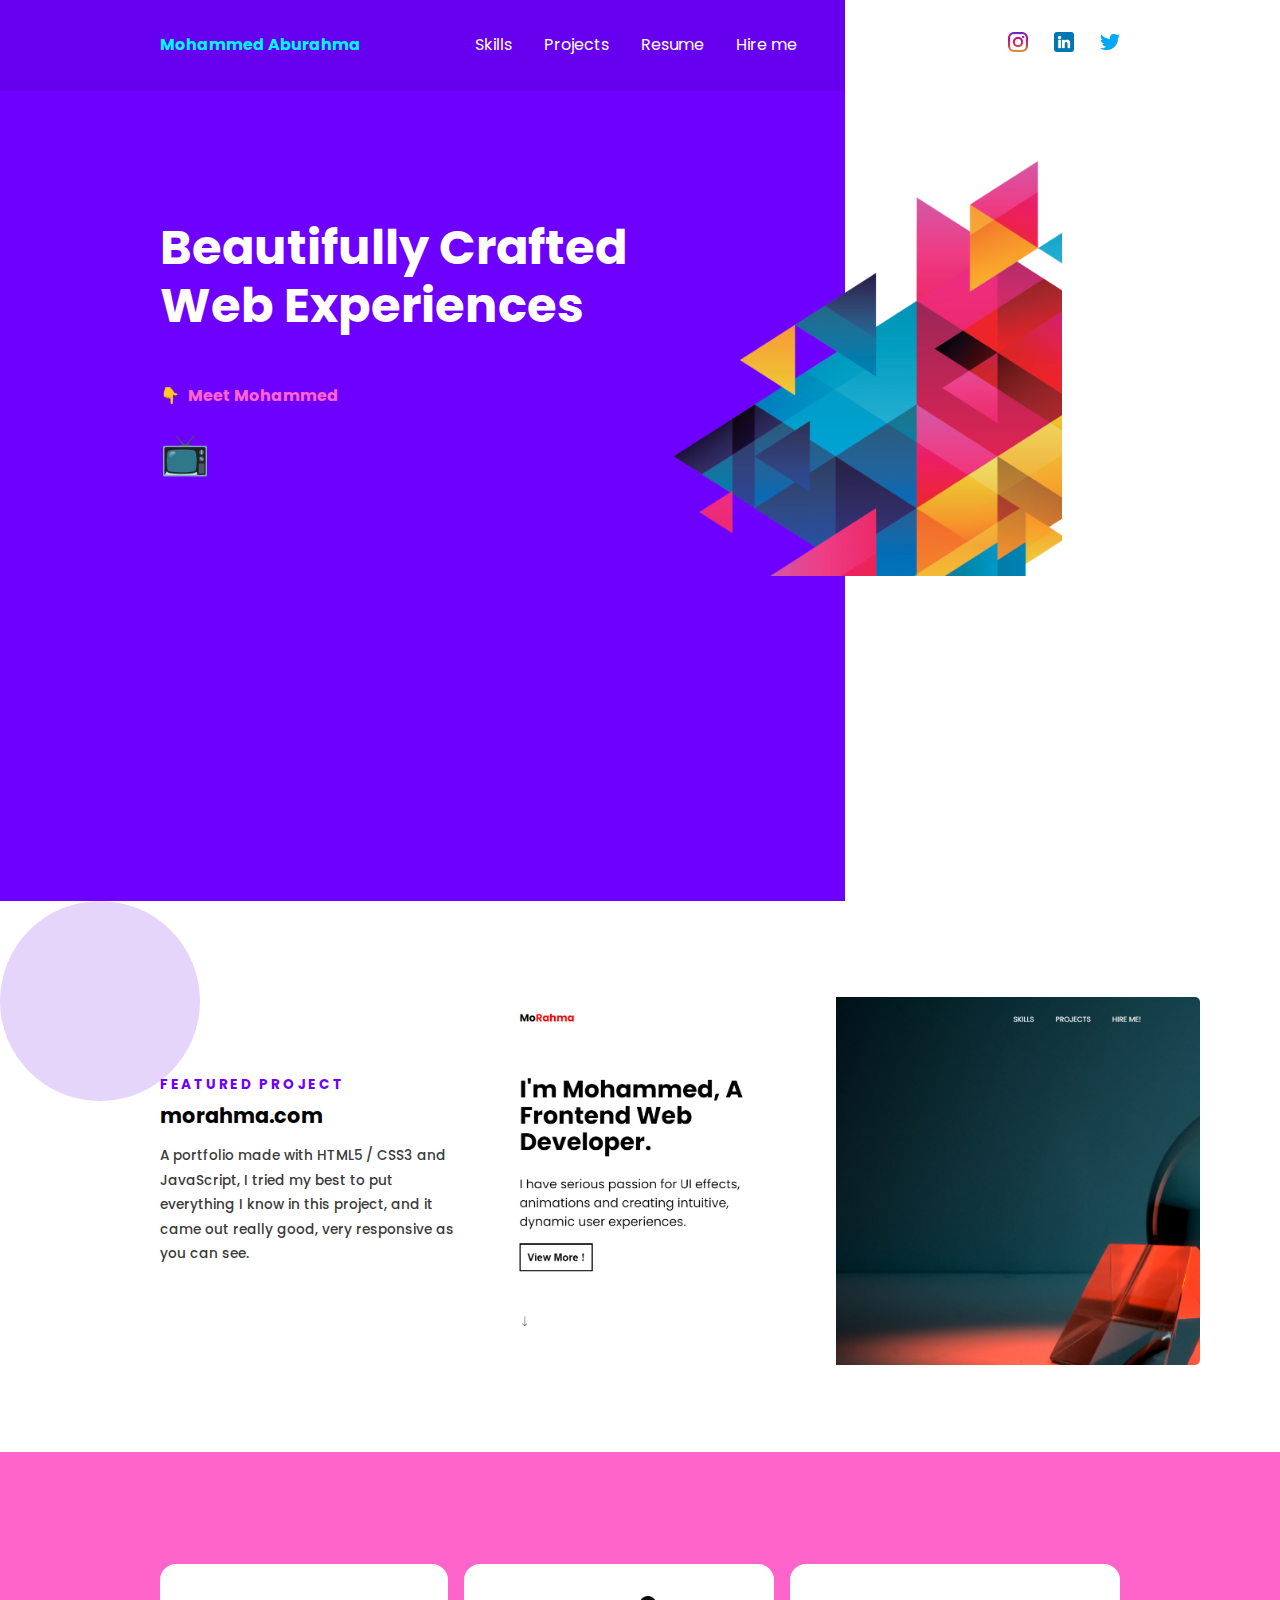
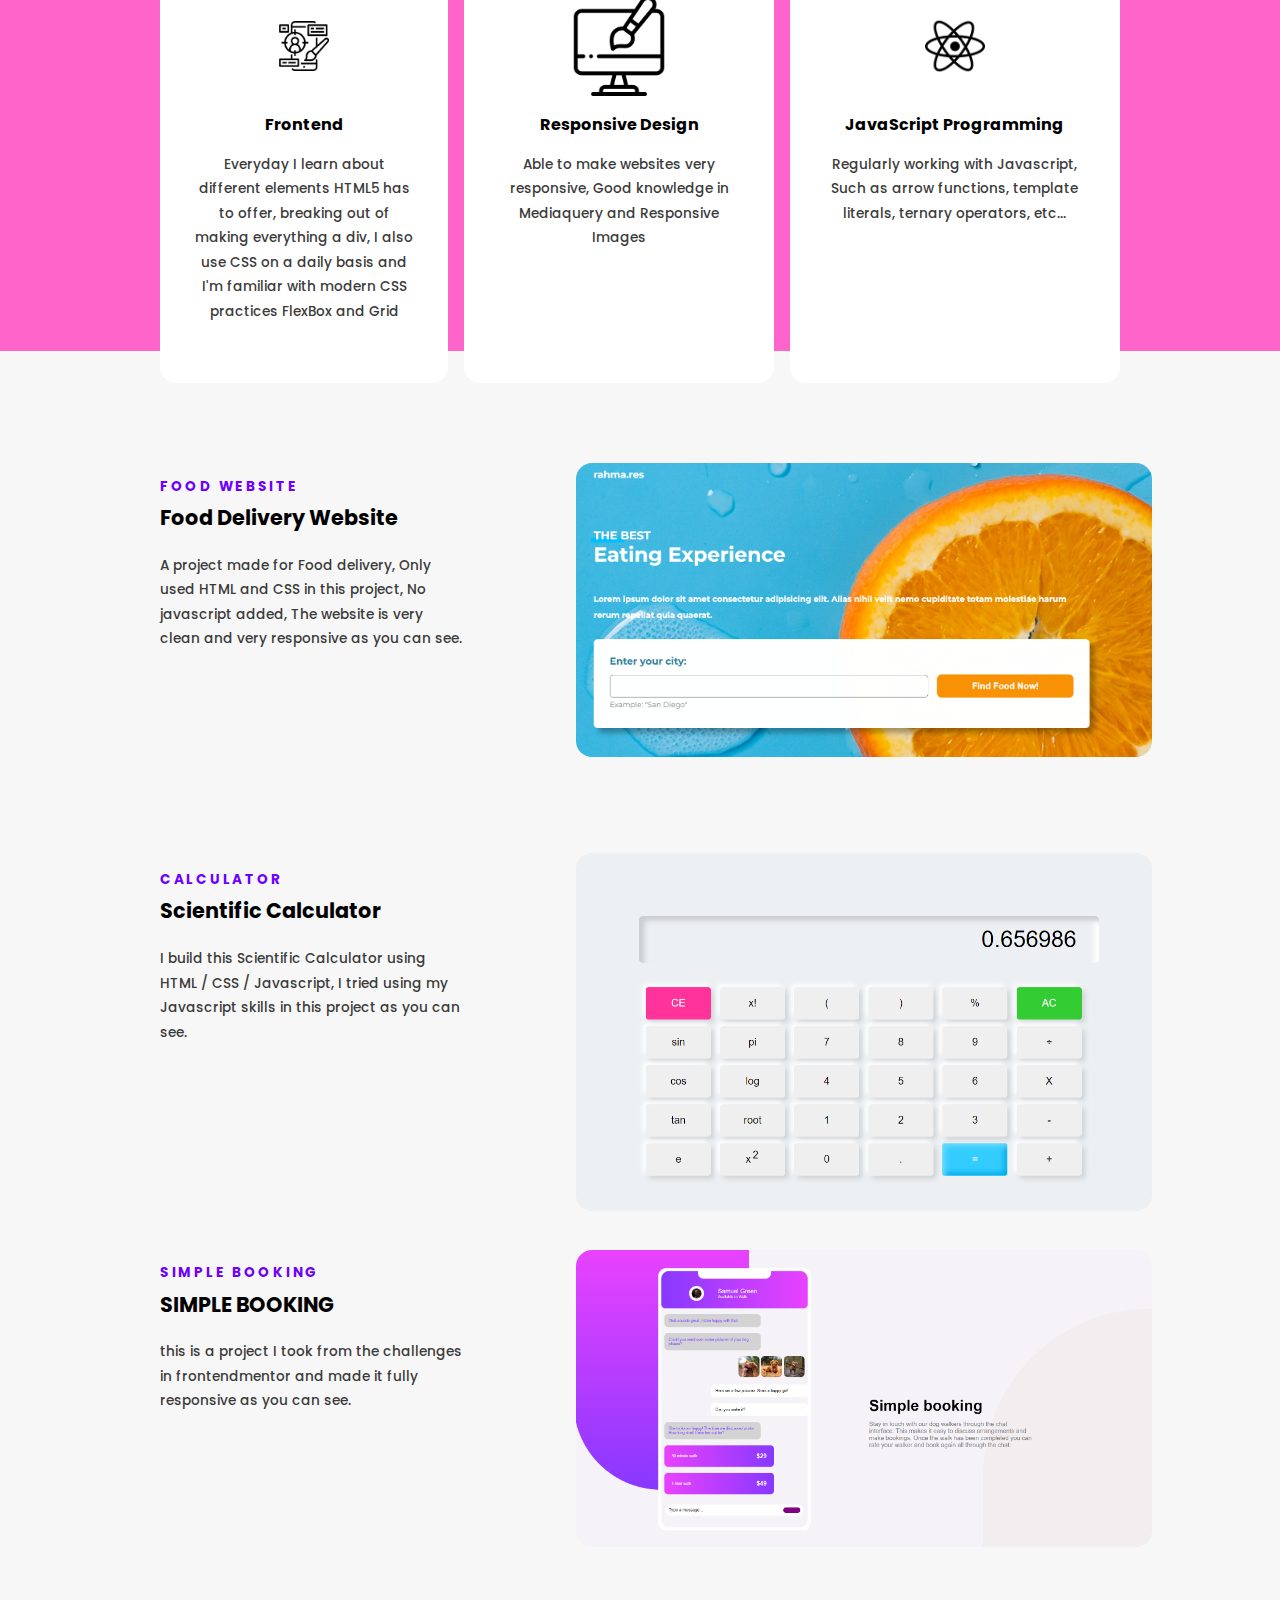
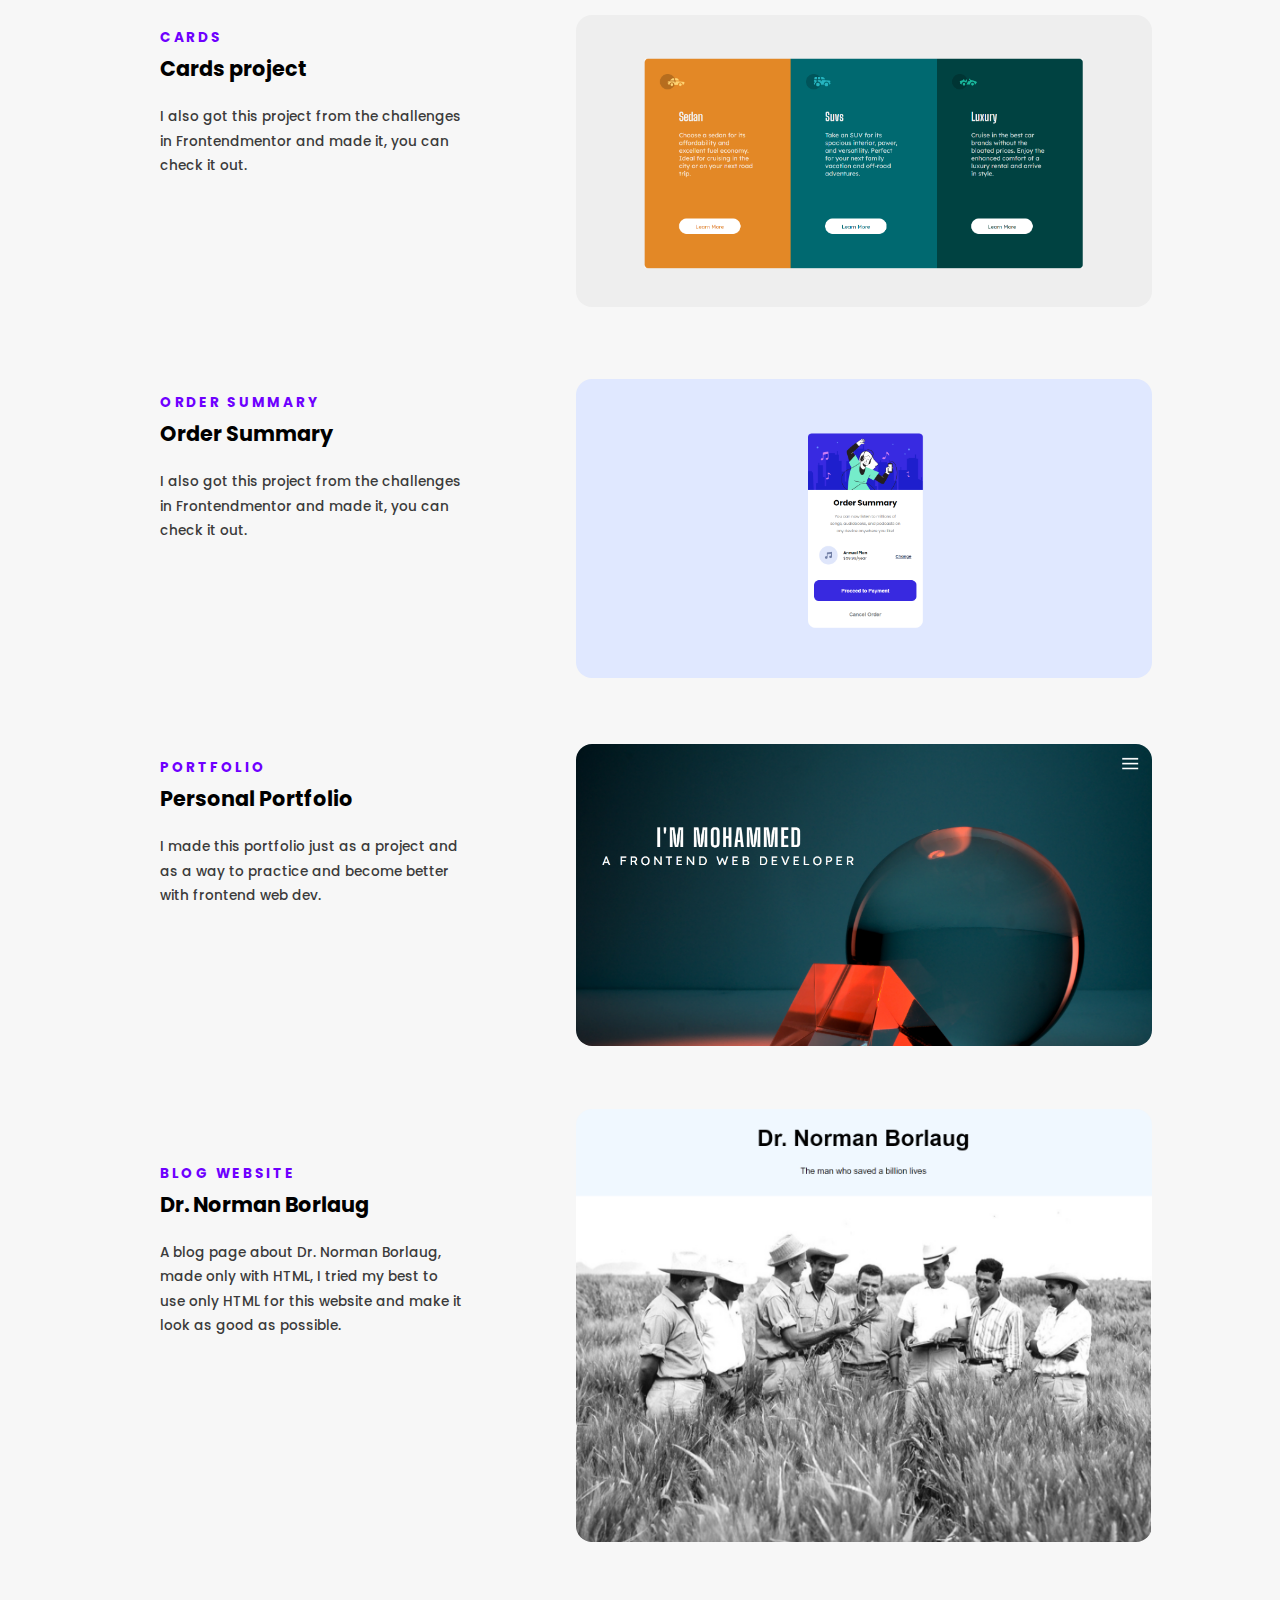
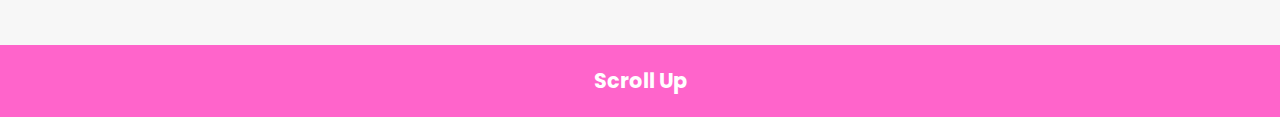
<file: index.html>
<!DOCTYPE html>
<html lang="en">
<head>
    <meta charset="UTF-8">
    <meta http-equiv="X-UA-Compatible" content="IE=edge">
    <meta name="viewport" content="width=device-width, initial-scale=1.0">
    <title>Portfolio</title>
    <link rel="stylesheet" href="style/main.css">
    <link rel="stylesheet" href="https://cdnjs.cloudflare.com/ajax/libs/font-awesome/4.7.0/css/font-awesome.min.css">
</head>
<body>

    <div class="mobile-container">

        <!-- Top Navigation Menu -->
        <div class="topnav">
          <a href="#home" class="active">Mohammed Aburahma</a>
          <div id="myLinks">
            <a href="#skills">Skills</a>
            <a href="#work">Projects</a>
            <a href="contact/index.html">Hire me</a>
          </div>
          <a href="javascript:void(0);" class="icon" onclick="myFunction()">
            <i class="fa fa-bars"></i>
          </a>
        </div>
    
    
</div>

    <div class="nav-container">
        <header>
            <a href="index.html" class="logo">Mohammed Aburahma</a>
            <nav>
                <ul class="nav-list">
                    <li><a href="#skills">Skills</a></li>
                    <li><a href="#work">Projects</a></li>
                    <li><a href="resumee.pdf">Resume</a></li>
                    <li><a href="contact/index.html">Hire me</a></li>
                    
                </ul>
                <div class="toggle-button">
                    <div class="wrapper">
                        <div class="menu-bar menu-bar-top"></div>
                        <div class="menu-bar menu-bar-middle"></div>
                        <div class="menu-bar menu-bar-bottom"></div>
                    </div>
            </nav>
        </header>
        <div class="social-header">
            <ul>
                <li><a href="https://www.instagram.com/therealrahma/" target=”_blank”><img src="images/instagram.png" alt="instagram"></a></li>
                <li><a href="https://www.linkedin.com/in/mohammed-aburahma-74a11423a/" target=”_blank”><img src="images/linkedin.png" alt="linkedin"></a></li>
                <li><a href="https://mobile.twitter.com/MoAburahma" target=”_blank”><img src="images/twitter.png" alt="twitter"></a></li>
            </ul>
        </div>
    </div>
    <div class="hero">
        <div class="content">
            <h1>Beautifully Crafted Web Experiences</h1>
            <div class="meet">
                
                <p><span>👇</span>Meet Mohammed </p>
            </div>
            <span class="tv">📺</span>
            

        </div>

        <img class="hero-design" src="images/back.png" alt="background">
    </div>
    
    <section class="featured">
        <div class="left">
            <div class="inner transition2">
                <p class="subtitle">Featured Project</p>
                <a href="https://morahh.github.io/project/" target=”_blank” class="featured-title">morahma.com</a>

                <p class="featured-desc">A portfolio made with HTML5 / CSS3 and JavaScript, I tried my best to put everything I know in this project, and it came out really good, very responsive as you can see.</p>
            </div>
            <img class="right transition2" src="images/featured.png" alt="hello">

        </div>

    </section>
    <section id="skills" class="skills">
        <div class="skills-container">
            <ul>
                <li class="transition2">
                    <div class="icon-container one">
                        <img src="images/ui.png" alt="UI/UX Icon">
                    </div>
                    <p class="skill-title">Frontend</p>
                    <p class="featured-desc skill-dec">Everyday I learn about different elements HTML5 has to offer, breaking out of making everything a div, I also use CSS on a daily basis and I'm familiar with modern CSS practices FlexBox and Grid</p>
                </li>
                <li class="transition2">
                    <div class="icon-container two">
                        <img src="images/web-design.png" alt="UI/UX Icon">
                    </div>
                    <p class="skill-title">Responsive Design</p>
                    <p class="featured-desc skill-dec">Able to make websites very responsive, Good knowledge in Mediaquery and Responsive Images</p>
                </li>
                <li class="transition2">
                    <div class="icon-container three">
                        <img src="images/atom-symbol.png" alt="UI/UX Icon">
                    </div>
                    <p class="skill-title">JavaScript Programming</p>
                    <p class="featured-desc skill-dec">Regularly working with Javascript, Such as arrow functions, template literals, ternary operators, etc...</p>
                </li>
            </ul>
        </div>
    </section>

    <section id="work" class="portfolio">

        <div class="portfolio-container transition3">
            <div class="portfolio-left">
                <div class="inner">
                    <p class="subtitle">Food Website</p>
                    <p class="featured-title">Food Delivery Website</p>
                    <p class="featured-desc">A project made for Food delivery, Only used HTML and CSS in this project, No javascript added, The website is very clean and very responsive as you can see.</p>
                </div>
            </div>
            <a href="food/index.html"><img src="images/project-1.png" alt="Edit later"></a>

        </div>

        

        <div class="portfolio-container transition3">
            <div class="portfolio-left">
                <div class="inner">
                    <p class="subtitle">Calculator</p>
                    <p class="featured-title">Scientific Calculator</p>
                    <p class="featured-desc">I build this Scientific Calculator using HTML / CSS / Javascript, I tried using my Javascript skills in this project as you can see.</p>
                </div>
            </div>
            <a href="Calc/index.html"><img src="images/Calculator.png" alt="Edit later"></a>

        </div>
        <div class="portfolio-container transition3">
            <div class="portfolio-left">
                <div class="inner">
                    <p class="subtitle">Simple booking</p>
                    <p class="featured-title">SIMPLE BOOKING</p>
                    <p class="featured-desc">this is a project I took from the challenges in frontendmentor and made it fully responsive as you can see.</p>
                </div>
            </div>
            <a href="phone/index.html"><img src="images/phone.png" alt="Edit later"></a>

        </div>
        <div class="portfolio-container transition3">
            <div class="portfolio-left">
                <div class="inner">
                    <p class="subtitle">Cards</p>
                    <p class="featured-title">Cards project</p>
                    <p class="featured-desc">I also got this project from the challenges in Frontendmentor and made it, you can check it out.</p>
                </div>
            </div>
            <a href="cards/index.html"><img src="images/cards.png" alt="Edit later"></a>

        </div>
        <div class="portfolio-container transition3">
            <div class="portfolio-left">
                <div class="inner">
                    <p class="subtitle">Order Summary</p>
                    <p class="featured-title">Order Summary</p>
                    <p class="featured-desc">I also got this project from the challenges in Frontendmentor and made it, you can check it out.</p>
                </div>
            </div>
            <a href="music/index.html"><img src="images/songs.png" alt="Edit later"></a>

        </div>
        <div class="portfolio-container transition3">
            <div class="portfolio-left">
                <div class="inner">
                    <p class="subtitle">Portfolio</p>
                    <p class="featured-title">Personal Portfolio</p>
                    <p class="featured-desc">I made this portfolio just as a project and as a way to practice and become better with frontend web dev.</p>
                </div>
            </div>
            <a href="port/index.html"><img src="images/port.png" alt="Edit later"></a>

        </div>
        <div class="portfolio-container transition3">
            <div class="portfolio-left">
                <div class="inner">
                    <p class="subtitle">Blog Website</p>
                    <p class="featured-title">Dr. Norman Borlaug</p>
                    <p class="featured-desc">A blog page about Dr. Norman Borlaug, made only with HTML, I tried my best to use only HTML for this website and make it look as good as possible.</p>
                </div>
            </div>
            <a href="tribute/index.html"><img src="images/blog.png" alt="Edit later"></a>

        </div>
    </section>

    <div>
        <button onclick="scrollToTop()" class="scrollup">Scroll Up</button>
    </div>

    <script src="https://cdnjs.cloudflare.com/ajax/libs/jquery/3.6.0/jquery.js"></script>
    <script src="main.js"></script>


</body>
</html>
</file>
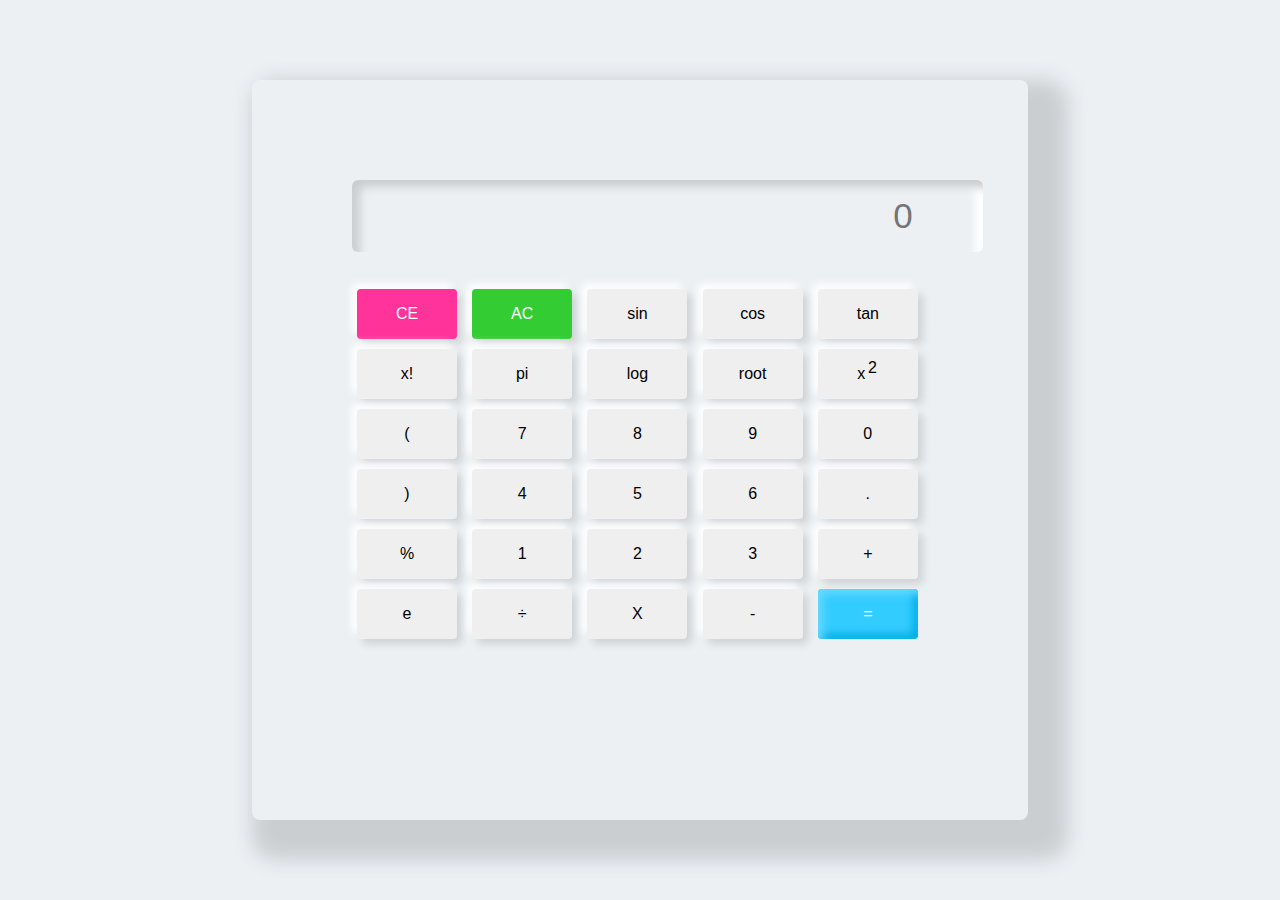
<file: Calc/index.html>
<!DOCTYPE html>
<html lang="en">
<head>
    <meta charset="UTF-8">
    <meta http-equiv="X-UA-Compatible" content="IE=edge">
    <meta name="viewport" content="width=device-width, initial-scale=1.0">
    <title>Calc</title>
    <link rel="stylesheet" href="style/main.css">
</head>
<body>
    <div class="container">
        <div class="display">
            <input id="screen" type="text" placeholder="0">
        </div>

        <div class="btns">
            <div class="row">
                <button id="ce" onclick="backspc()">CE</button>
                <button onclick="fact()">x!</button>
                <button class="btn">(</button>
                <button class="btn">)</button>
                <button class="btn">%</button>
                <button onclick="e()">e</button>
            </div>
            <div class="row">
                <button id="ac" onclick="screen.value=''">AC</button>
                <button onclick="pi()">pi</button>
                <button class="btn">7</button>
                <button class="btn">4</button>
                <button class="btn">1</button>
                <button class="btn">÷</button>
            </div>
            <div class="row">
                <button onclick="sin()">sin</button>
                <button onclick="log()">log</button>
                <button class="btn">8</button>
                <button class="btn">5</button>
                <button class="btn">2</button>
                <button class="btn">X</button>
            </div>
            <div class="row">
                <button onclick="cos()">cos</button>
                <button onclick="sqrt()">root</button>
                <button class="btn">9</button>
                <button class="btn">6</button>
                <button class="btn">3</button>
                <button class="btn">-</button>
            </div>
            <div class="row">
                <button onclick="tan()">tan</button>
                <button onclick="pow()">x <span style="position: relative; bottom: .4em; right:.1em;">2</span></button>
                <button class="btn">0</button>
                <button class="btn">.</button>
                <button class="btn">+</button>
                <button id="eval" onclick="screen.value=eval(screen.value);">=</button>
            </div>

        </div>
    </div>
    
</body>
<script>
    var screen=document.querySelector('#screen');
    var btn=document.querySelectorAll('.btn');

    for(item of btn) 
    {
        item.addEventListener('click',(e)=>{
            btntext=e.target.innerText;
            if(btntext=='X'){
                btntext='*';
            }
            if(btntext=='÷'){
                btntext='/';
            }
            screen.value+=btntext;
        });
    }

    function sin() {
        screen.value=Math.sin(screen.value);
    }
    function cos() {
        screen.value=Math.cos(screen.value);
    }
    function tan() {
        screen.value=Math.tan(screen.value);
    }
    function pow() {
        screen.value=Math.pow(screen.value,2);
    }
    function sqrt() {
        screen.value=Math.sqrt(screen.value);
    }
    function log() {
        screen.value=Math.log(screen.value);
    }
    function pi() {
        screen.value=3.14159265359;
    }

    function e()
    {
        screen.value=2.71828182846;
    }

    function fact(){
        var i, num, f;
        f=1
        num=screen.value;
        for(i=1;i<=num;i++) {
            f=f*i;
        }

        i=i-1

        screen.value=f;
    }

    function backspc() {
        screen.value=screen.value.substr(0,screen.value.length-1);
    }
    
</script>
</html>
</file>
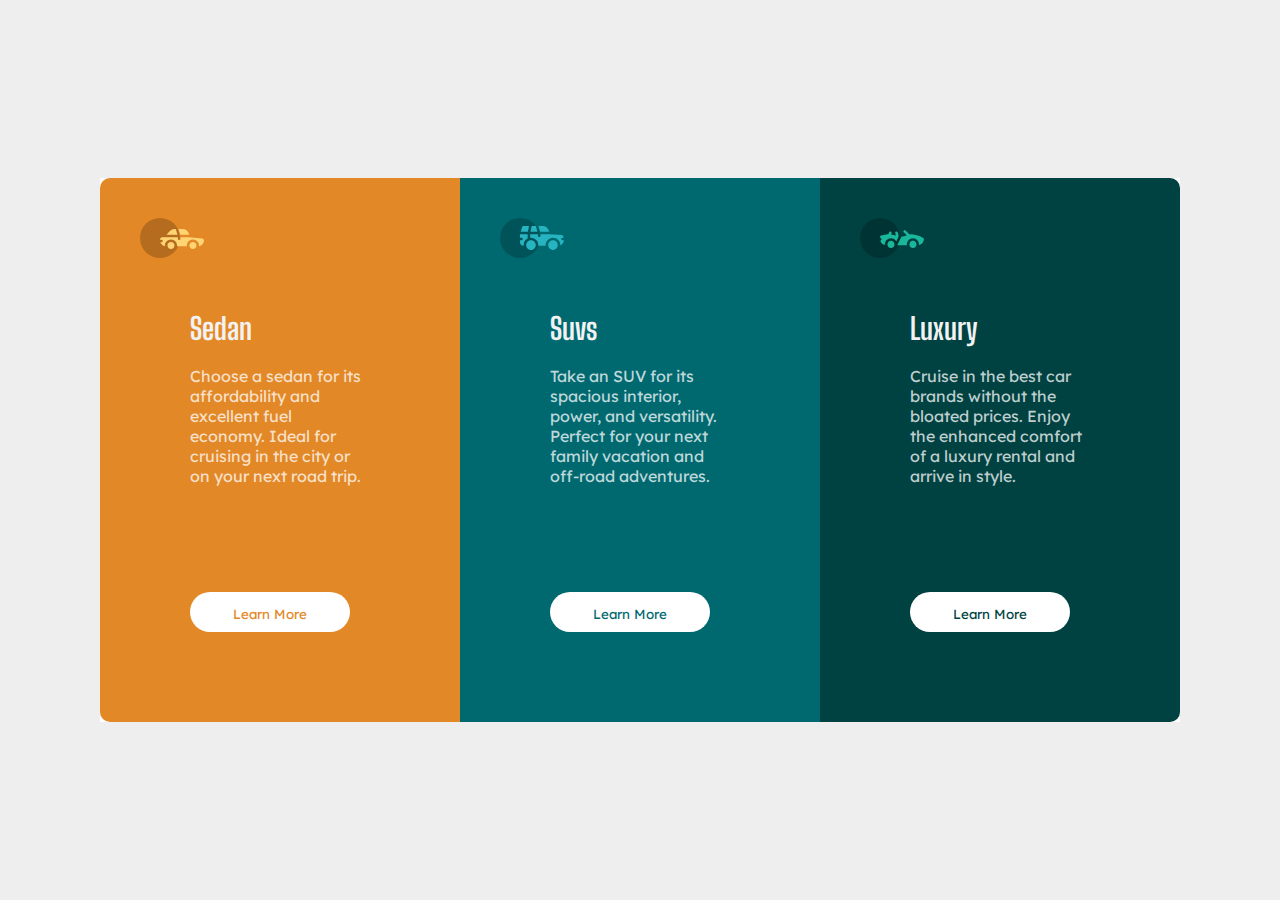
<file: cards/index.html>
<!DOCTYPE html>
<html lang="en">
<head>
  <meta charset="UTF-8">
  <meta name="viewport" content="width=device-width, initial-scale=1.0"> <!-- displays site properly based on user's device -->

  <link rel="icon" type="image/png" sizes="32x32" href="./images/favicon-32x32.png">
  
  <title>Frontend Mentor | 3-column preview card component</title>
  <link rel="stylesheet" href="style/main.css">

  <!-- Feel free to remove these styles or customise in your own stylesheet 👍 -->
  <style>
    .attribution { font-size: 11px; text-align: center; }
    .attribution a { color: hsl(228, 45%, 44%); }
  </style>
</head>
<body>

  <div class="grid">
    <div class="grid-item">
      <div class="card sedan">
          <img src="images/icon-sedans.svg" alt="">
          <div class="card-content">
              <h1 class="card-header">Sedan</h1>
              <p class="card-text">
                Choose a sedan for its affordability and excellent fuel economy. Ideal for cruising in the city or on your next road trip. 
              </p>
              <button class="card-btn sedbtn">Learn More</button>
          </div>
      </div>
  </div>
  <div class="grid-item">
    <div class="card suvs">
        <img src="images/icon-suvs.svg" alt="">
        <div class="card-content">
            <h1 class="card-header">Suvs</h1>
            <p class="card-text">
              Take an SUV for its spacious interior, power, and versatility. Perfect for your next family vacation and off-road adventures. 
            </p>
            <button class="card-btn suvbtn">Learn More</button>
        </div>
    </div>
</div>
<div class="grid-item">
  <div class="card luxury">
      <img src="images/icon-luxury.svg" alt="">
      <div class="card-content">
          <h1 class="card-header">Luxury</h1>
          <p class="card-text">
            Cruise in the best car brands without the bloated prices. Enjoy the enhanced comfort of a luxury rental and arrive in style.
          </p>
          <button class="card-btn luxbtn">Learn More</button>
      </div>
  </div>
</div>
  </div>

</body>
</html>
</file>
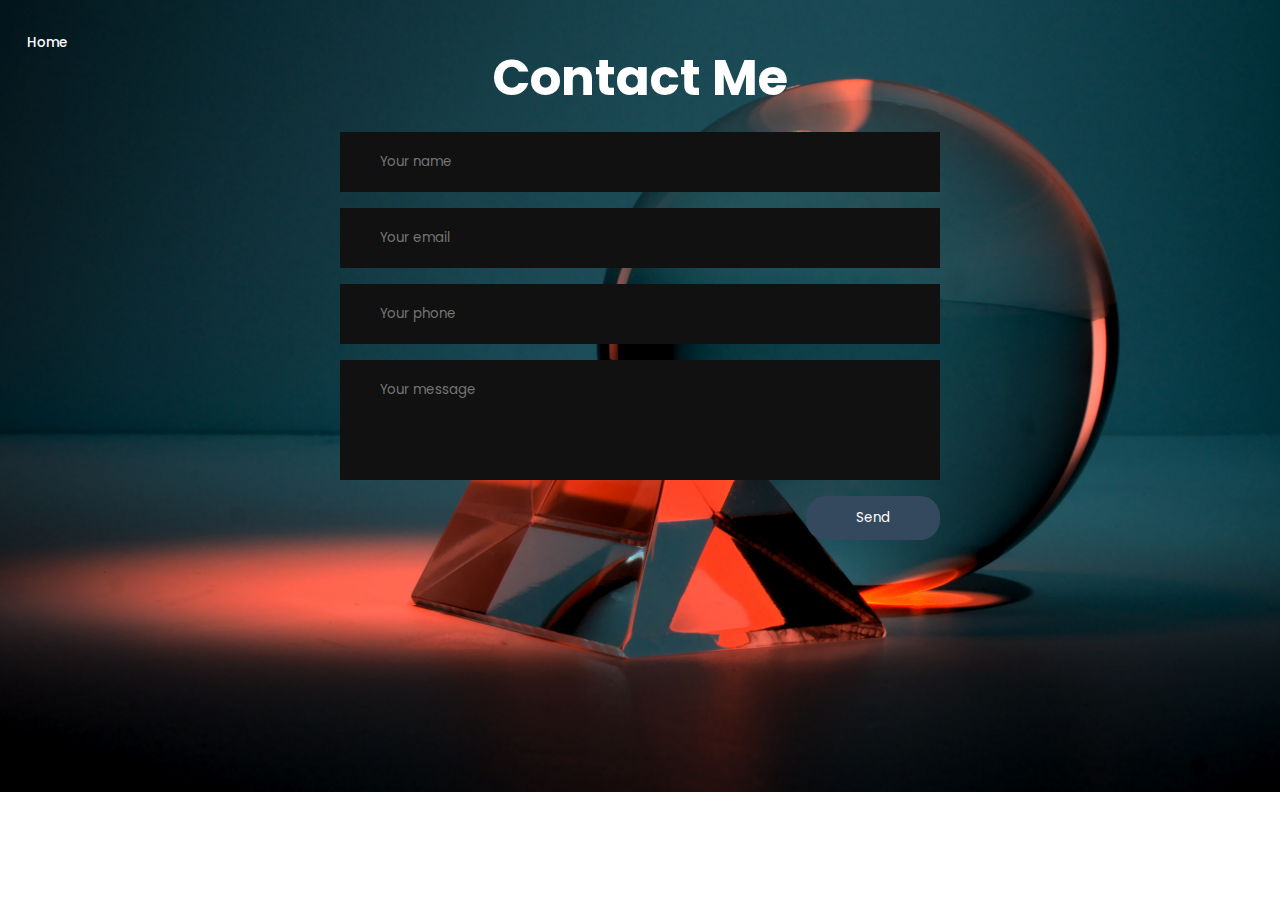
<file: contact/index.html>
<!DOCTYPE html>
<html lang="en">
<head>
    <meta charset="UTF-8">
    <meta http-equiv="X-UA-Compatible" content="IE=edge">
    <meta name="viewport" content="width=device-width, initial-scale=1.0">
    <title>Document</title>
    <link rel="stylesheet" href="style/main.css">
</head>
<body>

    <div class="contact-section">
        <button><a href="../index.html">Home</a></button>

        <h1>Contact Me</h1>

        <form class="contact-form" action="index.html" method="post">
            <input type="text" class="contact-form-text" placeholder="Your name">
            <input type="email" class="contact-form-text" placeholder="Your email">
            <input type="text" class="contact-form-text" placeholder="Your phone">
            <textarea class="contact-form-text" placeholder="Your message"></textarea>
            <input type="submit" class="contact-form-btn" value="Send">
        </form>
    </div>
    
</body>
</html>
</file>
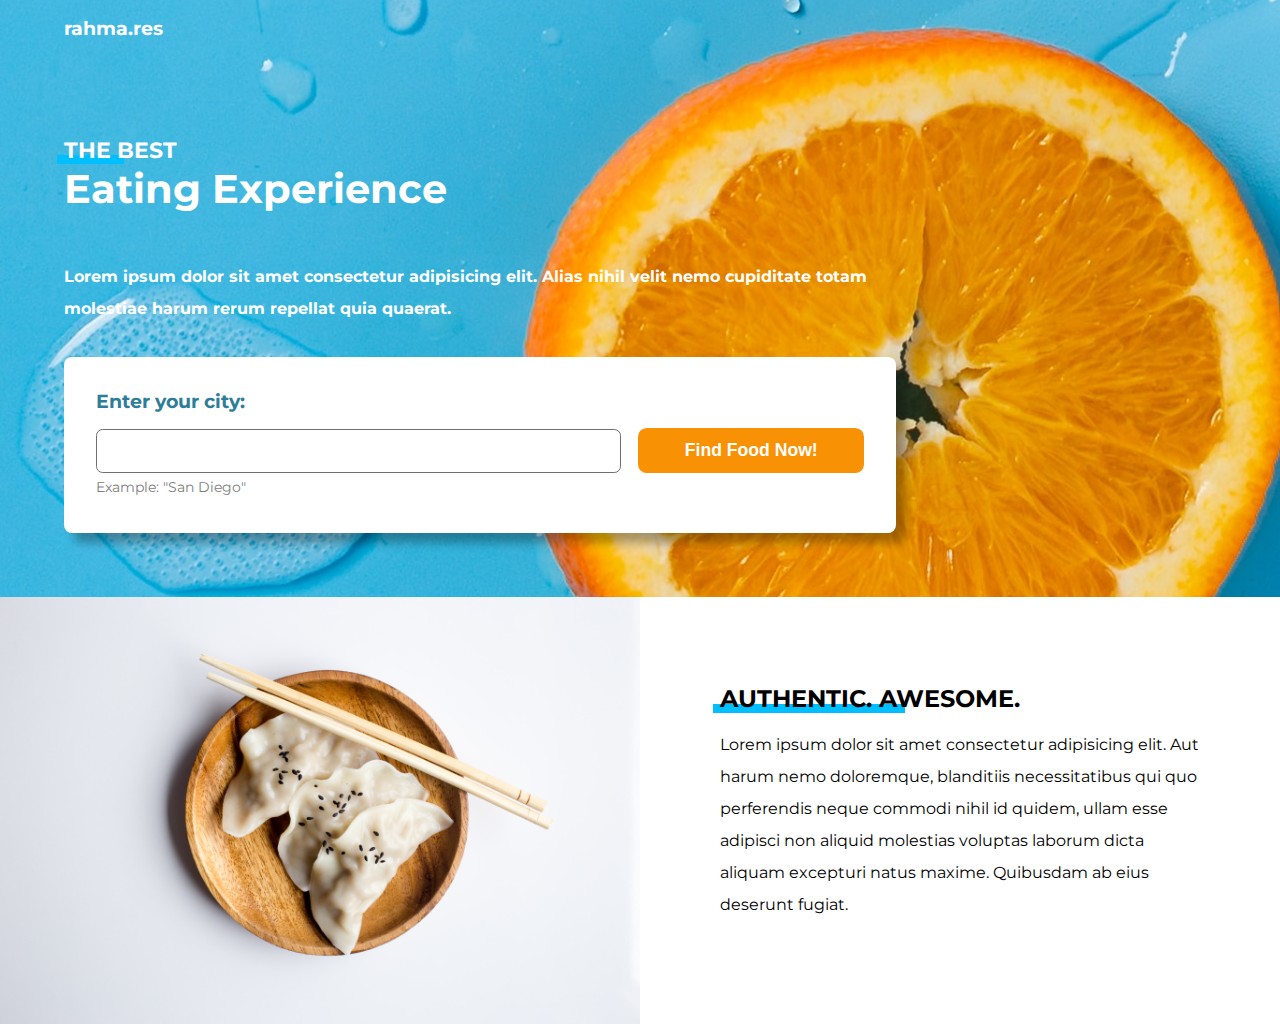
<file: food/index.html>
<!DOCTYPE html>
<html lang="en">
<head>
    <meta charset="UTF-8">
    <meta http-equiv="X-UA-Compatible" content="IE=edge">
    <meta name="viewport" content="width=device-width, initial-scale=1.0">
    <title>Order Food ! </title>
    <link rel="stylesheet" href="css/main.css">
</head>
<body>
    <div class="hero-bg">
        <section class="top">
            <header>
                <a href="#">rahma.res</a>
            </header>

            <h1><span>The Best</span> Eating Experience</h1>

            <p>Lorem ipsum dolor sit amet consectetur adipisicing elit. Alias nihil velit nemo cupiditate totam molestiae harum rerum repellat quia quaerat.</p>

            <div class="form">
                <form action="">
                <div class="form-left">
                    <label for="city">Enter your city: </label>
                    <input type="text" name="city" id="city"> 
                    <p>Example: "San Diego"</p>
                </div>

                    <input type="button" value="Find Food Now!" id="cta-btn">
                </form>
            </div>
        </section>
    </div>
    
    <section class="authentic">
        <div class="right-col">
            <h2>Authentic. Awesome.</h2>

            <p>Lorem ipsum dolor sit amet consectetur adipisicing elit. Aut harum nemo doloremque, blanditiis necessitatibus qui quo perferendis neque commodi nihil id quidem, ullam esse adipisci non aliquid molestias voluptas laborum dicta aliquam excepturi natus maxime. Quibusdam ab eius deserunt fugiat.</p>
        </div>
        <img src="images/food.jpg" alt="Picture of food">
    </section>


</body>
</html>
</file>
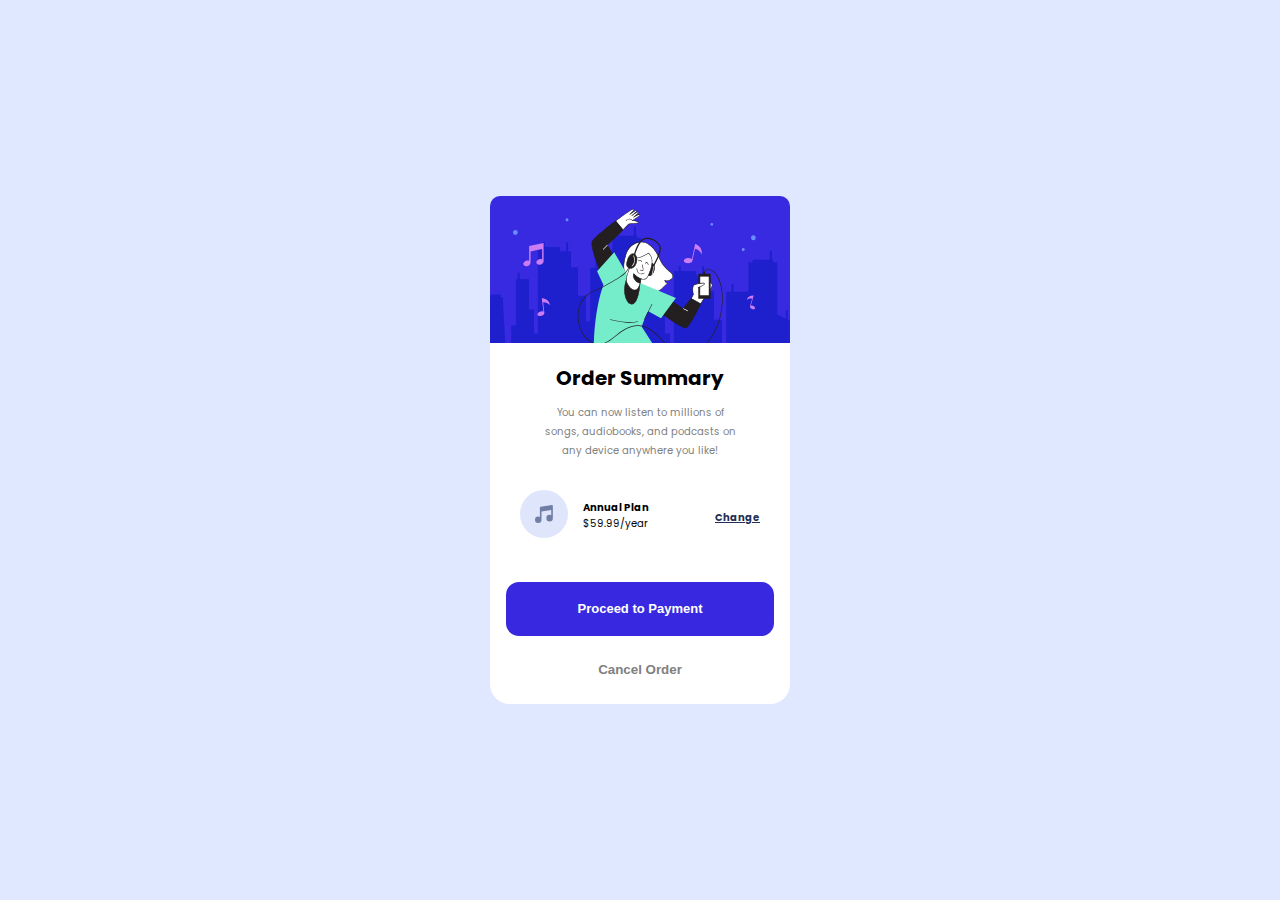
<file: music/index.html>
<!DOCTYPE html>
<html lang="en">
<head>
  <meta charset="UTF-8">
  <meta name="viewport" content="width=device-width, initial-scale=1.0"> <!-- displays site properly based on user's device -->

  <link rel="icon" type="image/png" sizes="32x32" href="./images/favicon-32x32.png">
  
  <title>Frontend Mentor | Order summary card</title>
  <link rel="stylesheet" href="style/main.css">

  <!-- Feel free to remove these styles or customise in your own stylesheet 👍 -->
  <style>
    .attribution { font-size: 11px; text-align: center; }
    .attribution a { color: hsl(228, 45%, 44%); }
  </style>
</head>
<body>

  <div class="container">
    <div class="card-items">
      <div class="card">
        <img class="hero-img" src="images/illustration-hero.svg" alt="">
        <div class="card-content">
          <h1>Order Summary</h1>
          <p class="summary">You can now listen to millions of songs, audiobooks, and podcasts on any 
            device anywhere you like!</p>

            <div class="price">
              <img class="music" src="images/icon-music.svg" alt="">
              <p><span>Annual Plan</span> $59.99/year</p>
              <a href="#">Change</a>
            </div>
            <div class="button"><button class="proceed">Proceed to Payment</button></div>
            <div class="button"><button class="cancel">Cancel Order</button></div>
        </div>

      </div>
    </div>
  </div>
  </div>
</body>
</html>
</file>
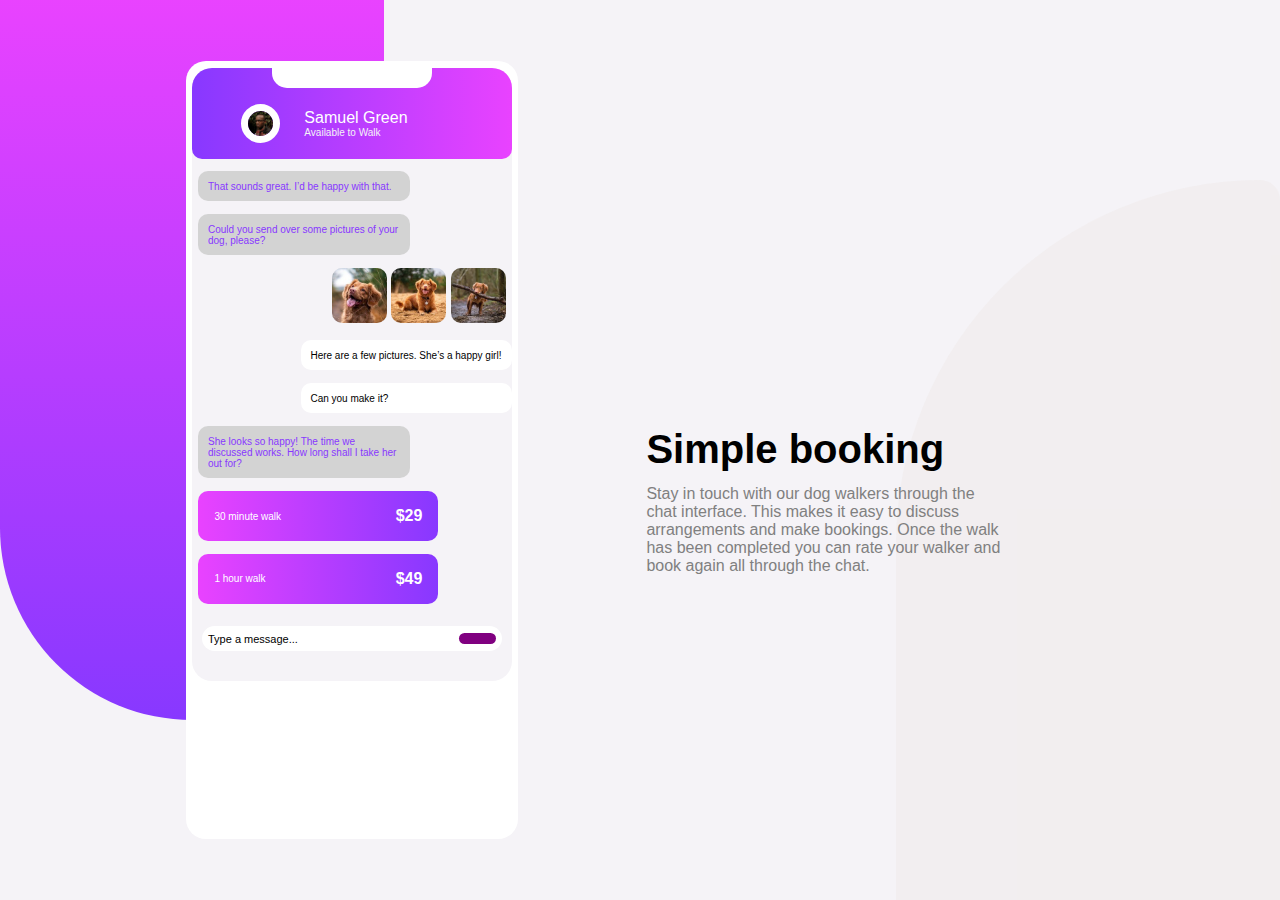
<file: phone/index.html>
<!DOCTYPE html>
<html lang="en">
<head>
  <meta charset="UTF-8">
  <meta name="viewport" content="width=device-width, initial-scale=1.0"> <!-- displays site properly based on user's device -->
  <link rel="icon" type="image/png" sizes="32x32" href="./images/favicon-32x32.png">
  <title>Doc</title>
  <link rel="stylesheet" href="style/main.css">
</head>
<body>

  <div class="purple"></div>
  <div class="gray"></div>
  <section>
    <div class="phone">
      <div class="message">
        <div class="background">
          <div class="camera"></div>
          <div class="head">
            <div class="leftpart">
              <i class="far fa-angle-left"></i>
              <img src="images/avatar.jpg" alt="">
              <div class="description">
                Samuel Green <br>
                <p>Available to Walk</p>
              </div>
            </div>
            <div class="threedots">
              <i class="fas fa-ellipsis-v"></i>
            </div>
          </div>
        </div>
        <div class="leftmsg">
          That sounds great. I’d be happy with that.

        </div>
        <div class="leftmsg">
          Could you send over some pictures of your dog, please?

        </div>
        <div class="right">
          <div class="images">
            <img src="images/dog-image-1.jpg" alt="">
            <img src="images/dog-image-2.jpg" alt="">
            <img src="images/dog-image-3.jpg" alt="">
          </div>
        </div>
        <div class="right">
          <div class="rightmsg">
            Here are a few pictures. She’s a happy girl!

          </div>
        </div>
        <div class="right">
          <div class="rightmsg">
            Can you make it?
            
          </div>
        </div>
        <div class="leftmsg">
          She looks so happy! The time we discussed works. How long shall I take her out for?

        </div>
        <div class="payment">
          <div class="paymentone">
            <i class="far fa-circle"></i>
            30 minute walk
          </div>
          <p>$29</p>
        </div>
        <div class="payment">
          <div class="paymentone">
            <i class="far fa-circle"></i>
            1 hour walk
          </div>
          <p>$49</p>
        </div>
        <div class="middlesend">
          <div class="send">
            Type a message...
            <div class="angleright">
              <i class="fas fa-angle-right"></i>
            </div>
          </div>
        </div>
      </div>
    </div>

    <div class="facts">
      <h2>Simple booking</h2>

      <p>Stay in touch with our dog walkers through the chat interface. This makes it easy to 
        discuss arrangements and make bookings. Once the walk has been completed you can rate 
        your walker and book again all through the chat.</p>
    </div>
  </section>
</body>
</html>
</file>
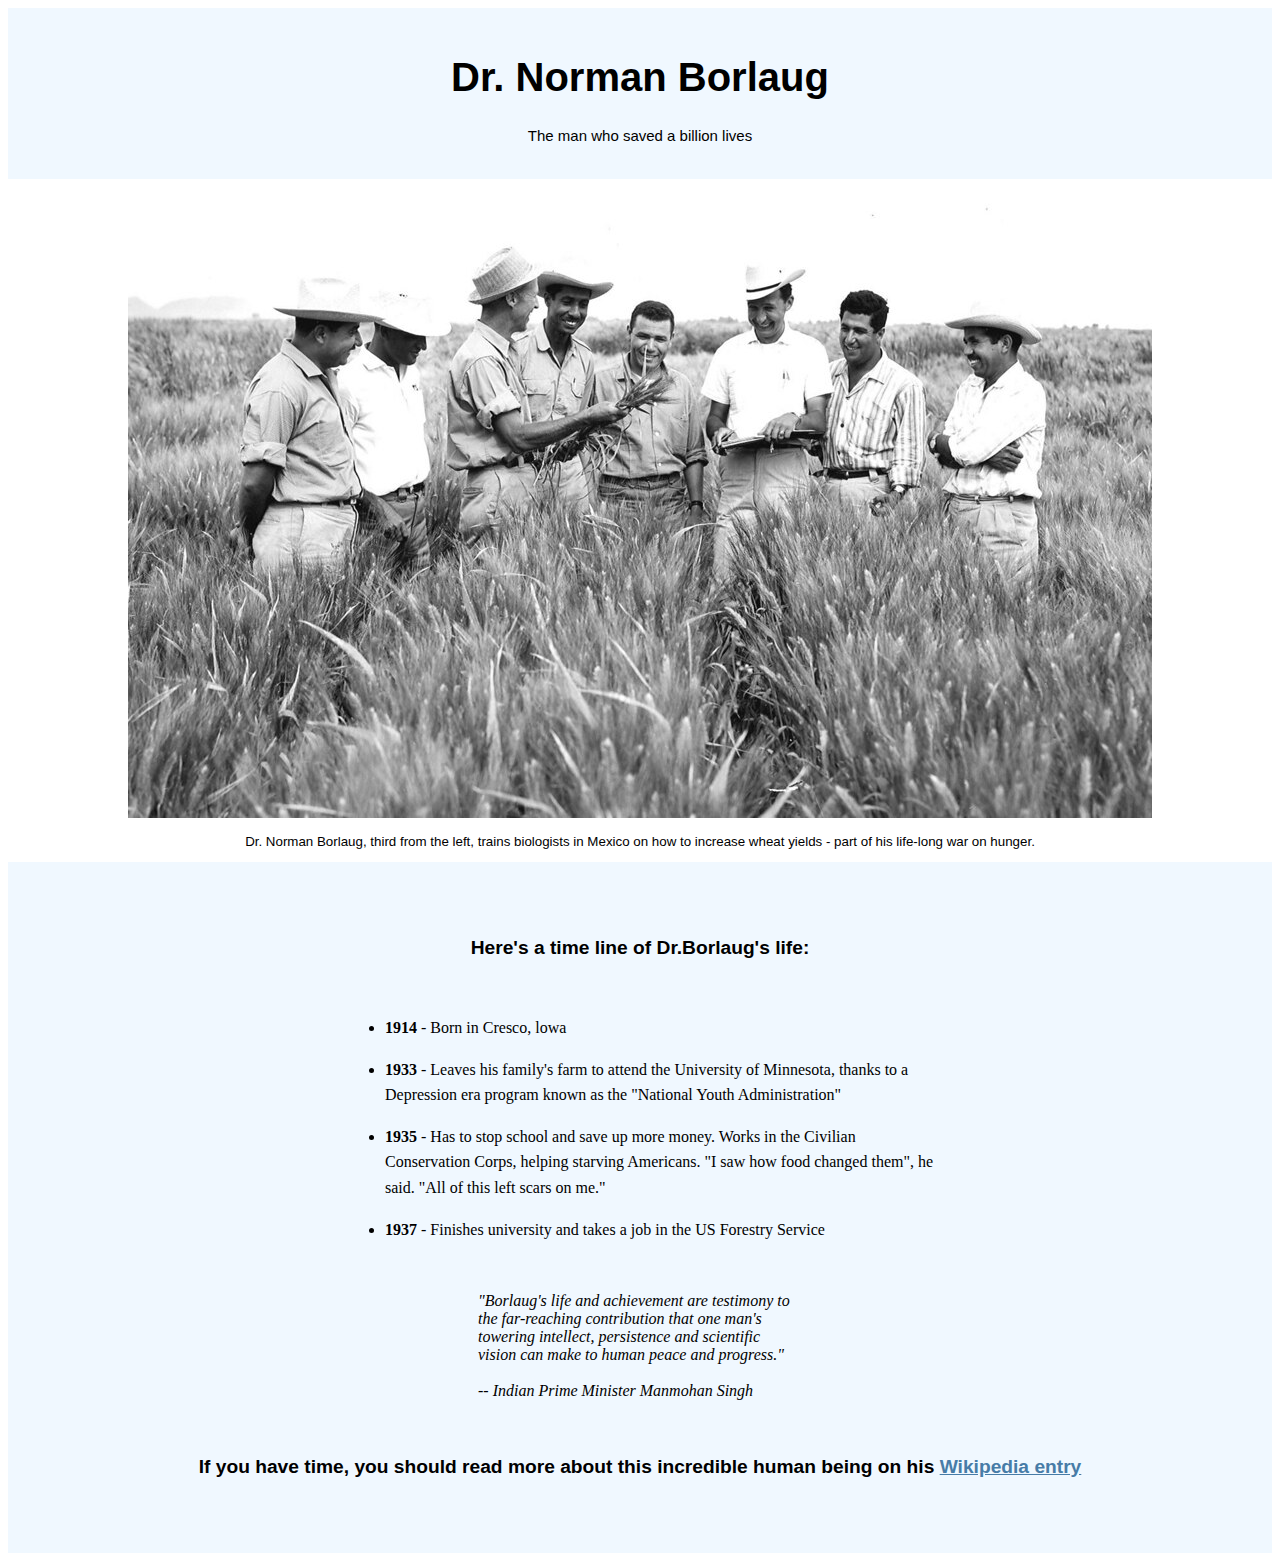
<file: tribute/index.html>
<!DOCTYPE html>
<html lang="en">
<head>
    <meta charset="UTF-8">
    <meta http-equiv="X-UA-Compatible" content="IE=edge">
    <meta name="viewport" content="width=device-width, initial-scale=1.0">
    <title>tribute</title>
    <link rel="stylesheet" href="style.css">
</head>
<body>
    <header>
        <h1>Dr. Norman Borlaug</h1>
        <p id="para">The man who saved a billion lives</p>
    </header>
    <figure>
        <img src="tribute.jpg" alt="tribe">
    </figure>
    <section>
        <div>
            <p id="description">Dr. Norman Borlaug, third from the left, trains biologists in Mexico on how to increase wheat yields - part of his life-long war on hunger.</p>
        </div>
        <div class="list">
            <h4>Here's a time line of Dr.Borlaug's life:</h4>
            <ul>
                <li><span>1914</span> - Born in Cresco, lowa</li>
                <li><span>1933</span> - Leaves his family's farm to attend the University of Minnesota, thanks to a Depression era program known as the "National Youth Administration"</li>
                <li><span>1935</span> - Has to stop school and save up more money. Works in the Civilian Conservation Corps, helping starving Americans. "I saw how food changed them", he said. "All of this left scars on me."</li>
                <li><span>1937</span> - Finishes university and takes a job in the US Forestry Service</li>
            </ul>
            <p id="last">"Borlaug's life and achievement are testimony to the far-reaching contribution that one man's towering intellect, persistence and scientific vision can make to human peace and progress."

               <br> <br> -- Indian Prime Minister Manmohan Singh</p>
               <h4 id="end">If you have time, you should read more about this incredible human being on his <a href="#">Wikipedia entry</a></h4>
        </div>

    </section>
</body>
</html>
</file>
<file: style/main.css>
@import url("https://fonts.googleapis.com/css2?family=Outfit:wght@400;700&family=Poppins:wght@300;400;700&display=swap");
.mobile-container {
  display: none;
}

* {
  scroll-behavior: smooth;
}

body {
  height: 100vh;
  margin: 0;
  font-family: 'Poppins', arial;
}

ul {
  list-style-type: none;
  margin: 0;
  padding: 0;
}

a {
  text-decoration: none;
}

img {
  width: 100%;
}

.nav-container {
  background: #6700ee;
}

.nav-container a {
  color: white;
}

header {
  display: -webkit-box;
  display: -ms-flexbox;
  display: flex;
  -webkit-box-pack: justify;
      -ms-flex-pack: justify;
          justify-content: space-between;
  padding: 2em;
}

header .logo {
  color: #00f7ff;
  font-weight: bold;
}

header ul {
  display: -webkit-box;
  display: -ms-flexbox;
  display: flex;
}

header ul a {
  display: block;
  padding: 0 1em;
}

.social-header, .hero-design {
  display: none;
}

.hero {
  background: #6e00ff;
  color: white;
  display: -ms-grid;
  display: grid;
  text-align: center;
  padding: 4em;
  height: 90vh;
}

.meet {
  display: -webkit-box;
  display: -ms-flexbox;
  display: flex;
  margin: 0 auto;
  width: 200px;
  font-weight: bold;
  color: #ff64cb;
}

.meet span {
  margin-top: 1em;
  margin-right: .5em;
}

.scroll {
  width: 30px;
  margin-top: 2em;
}

section {
  padding: 4em 2em;
  text-align: center;
}

.featured {
  position: relative;
}

.featured::before {
  content: "";
  position: absolute;
  width: 200px;
  height: 200px;
  border-radius: 50%;
  background: #e5d5fa;
  top: 0;
  left: 0;
  z-index: -1;
}

.subtitle {
  text-transform: uppercase;
  font-weight: bold;
  color: #6e00ff;
  letter-spacing: .2em;
  font-size: .85em;
}

.featured-title {
  color: black;
  font-weight: bold;
  font-size: 1.3em;
  margin-top: -.4em;
  display: block;
}

.featured-desc {
  color: #3b3b3b;
  margin-bottom: 3em;
  font-size: .85em;
  line-height: 1.8em;
  font-weight: 500;
}

.skills {
  background: #ff64cb;
}

.skills-container ul li {
  background: white;
  padding: 2em;
  border-radius: 1em;
  margin-bottom: 1em;
}

.skills-container ul li .icon-container {
  height: 100px;
  display: -ms-grid;
  display: grid;
  place-content: center;
  margin: 0 auto;
}

.skills-container ul li .icon-container.one {
  width: 50px;
}

.skills-container ul li .icon-container.two {
  width: 100px;
}

.skills-container ul li .icon-container.three {
  width: 60px;
}

.skills-container ul li .skill-title {
  font-weight: bold;
}

.skills-container ul li .featured-desc {
  margin-bottom: 2em;
}

.portfolio {
  background: #f7f7f7;
}

.portfolio-container a img {
  border-radius: 1em;
  margin-bottom: 2em;
}

.tv {
  font-size: 40px;
}

nav ul li a:hover {
  color: lightblue;
  -webkit-transform: scale(1.1);
          transform: scale(1.1);
  -webkit-transition: 0.3s ease;
  transition: 0.3s ease;
}

header a:hover {
  color: lightblue;
  -webkit-transform: scale(1.1);
          transform: scale(1.1);
  -webkit-transition: 0.3s ease;
  transition: 0.3s ease;
}

.scrollup {
  background-color: #ff64cb;
  border: none;
  width: 100%;
  color: white;
  font-weight: bold;
  padding: 1em 0;
  font-size: 1.3em;
  cursor: pointer;
  font-family: 'Poppins';
}

.scrollup:hover {
  background-color: #cd6dad;
}

/* Loading */
.overlay {
  position: absolute;
  height: 100%;
  width: 100%;
  z-index: 1;
  background: rgba(0, 0, 0, 0.9);
  place-content: center;
  display: none;
  opacity: 1;
}

.animate-overlay {
  -webkit-animation: overlay 3s forwards;
          animation: overlay 3s forwards;
}

.center {
  display: -webkit-box;
  display: -ms-flexbox;
  display: flex;
  text-align: center;
  -webkit-box-pack: center;
      -ms-flex-pack: center;
          justify-content: center;
  -webkit-box-align: center;
      -ms-flex-align: center;
          align-items: center;
  min-height: 100vh;
}

.ring {
  position: absolute;
  width: 200px;
  height: 200px;
  border-radius: 50%;
  -webkit-animation: ring 2s infinite;
          animation: ring 2s infinite;
}

@-webkit-keyframes ring {
  0% {
    -webkit-transform: rotate(0deg);
            transform: rotate(0deg);
    -webkit-box-shadow: 1px 5px 2px #e65c00;
            box-shadow: 1px 5px 2px #e65c00;
  }
  50% {
    -webkit-transform: rotate(180deg);
            transform: rotate(180deg);
    -webkit-box-shadow: 1px 5px 2px #18b201;
            box-shadow: 1px 5px 2px #18b201;
  }
  100% {
    -webkit-transform: rotate(360deg);
            transform: rotate(360deg);
    -webkit-box-shadow: 1px 5px 2px #0456c8;
            box-shadow: 1px 5px 2px #0456c8;
  }
}

@keyframes ring {
  0% {
    -webkit-transform: rotate(0deg);
            transform: rotate(0deg);
    -webkit-box-shadow: 1px 5px 2px #e65c00;
            box-shadow: 1px 5px 2px #e65c00;
  }
  50% {
    -webkit-transform: rotate(180deg);
            transform: rotate(180deg);
    -webkit-box-shadow: 1px 5px 2px #18b201;
            box-shadow: 1px 5px 2px #18b201;
  }
  100% {
    -webkit-transform: rotate(360deg);
            transform: rotate(360deg);
    -webkit-box-shadow: 1px 5px 2px #0456c8;
            box-shadow: 1px 5px 2px #0456c8;
  }
}

.ring:before {
  position: absolute;
  content: '';
  left: 0;
  top: 0;
  height: 100%;
  width: 100%;
  border-radius: 50%;
  -webkit-box-shadow: 0 0 5px rgba(255, 255, 255, 0.3);
          box-shadow: 0 0 5px rgba(255, 255, 255, 0.3);
}

.load {
  color: #737373;
  font-size: 20px;
  text-transform: uppercase;
  letter-spacing: 1px;
  line-height: 200px;
  -webkit-animation: text 3s ease-in-out infinite;
          animation: text 3s ease-in-out infinite;
}

@-webkit-keyframes text {
  50% {
    color: black;
  }
}

@keyframes text {
  50% {
    color: black;
  }
}

/* end */
@media only screen and (min-width: 800px) {
  .featured, .portfolio {
    text-align: left;
  }
  .inner {
    margin-bottom: 5em;
  }
  .featured img {
    width: 25em;
    position: absolute;
    right: 2em;
    top: 2em;
  }
  .featured, .portfolio-container {
    display: -ms-grid;
    display: grid;
    -ms-grid-columns: 40% auto;
        grid-template-columns: 40% auto;
  }
  .featured img, .portfolio-container img {
    -ms-grid-column: 2;
    grid-column: 2;
    border-radius: 5px;
    -ms-grid-columns: 40% auto;
    grid-template-columns: 40% auto;
  }
  
  .left, .portfolio-left {
    display: -ms-grid;
    display: grid;
    place-content: center;
  }
  .right {
    margin-left: 2em;
    margin-top: 1em;
  }
  .skills {
    margin-top: -5em;
    margin-bottom: -7em;
    padding-top: 7em;
  }
  .skills-container ul {
    display: -ms-grid;
    display: grid;
    -ms-grid-columns: (3,auto);
    grid-template-columns: repeat(3, auto);
    grid-gap: 1em;
    
  }
  .portfolio {
    padding-top: 7em;
  }
  .portfolio-container img {
    margin-left: 2em;
  }
  .social-header ul li a img:hover {
    -webkit-transform: scale(1.1);
            transform: scale(1.1);
    -webkit-transition: 0.5s ease;
    transition: 0.5s ease;
  }
  .transition2:hover {
    -webkit-transform: scale(1.01);
            transform: scale(1.01);
    -webkit-transition: 0.6s ease;
    transition: 0.6s ease;
  }
}

@media only screen and (min-width: 1050px) {
  .inner {
    margin-bottom: 5em;
  }
  .featured img {
    width: 30em;
    right: 4em;
  }
  
  .hero {
    height: 90vh;
  }
  .nav-container {
    display: -ms-grid;
    display: grid;
    -ms-grid-columns: 66% auto;
        grid-template-columns: 66% auto;
    background: unset;
  }
  .nav-container header {
    background: #6700ee;
  }
  header {
    padding: 2em 2em 2em 4em;
  }
  .social-header {
    padding: 2em 4em 2em 0;
  }
  section {
    padding: 4em;
  }
  .social-header {
    display: block;
  }
  .social-header ul {
    display: -webkit-box;
    display: -ms-flexbox;
    display: flex;
    -webkit-box-pack: justify;
        -ms-flex-pack: justify;
            justify-content: space-between;
    width: 7em;
    float: right;
  }
  .social-header ul img {
    width: 20px;
  }
  .hero {
    display: -ms-grid;
    display: grid;
    -ms-grid-columns: 66% auto;
        grid-template-columns: 66% auto;
    background: unset;
    padding: 0;
  }
  .hero .content {
    background: #6e00ff;
    padding: 6em 8em 6em 4em;
    text-align: left;
  }
  .hero .content h1 {
    font-size: 3em;
    line-height: 1.2em;
  }
  .hero .meet {
    margin: unset;
  }
  .hero .hero-design {
    display: unset;
    margin-left: -50%;
    margin-top: 15%;
    width: 100%;
  }
  .hero .portfolio img {
    float: right;
    max-width: 500px;
  }
}

@media only screen and (min-width: 1250px) {
  header {
    padding: 2em 2em 2em 10em;
  }
  .social-header {
    padding: 2em 10em 2em 0;
  }
  section {
    padding: 10em 10em 4em 10em;
  }
  .hero .content {
    padding: 6em 8em 6em 10em;
  }
  .inner {
    margin-bottom: 10em;
    margin-right: 5em;
  }
  .featured img {
    width: 45em;
    position: absolute;
    top: 5em;
    right: 5em;
  }
}

@media only screen and (min-width: 1550px) {
  header {
    padding: 2em 2em 2em 20em;
  }
  .social-header {
    padding: 2em 20em 2em 0;
  }
  section {
    padding: 20em 20em 4em 10em;
  }
  .hero .content {
    padding: 6em 8em 6em 20em;
  }
}

.nav-container {
  -webkit-animation: fadeIn 0.5s forwards;
          animation: fadeIn 0.5s forwards;
}

.hero {
  -webkit-animation: fadeIn 1.5s forwards;
          animation: fadeIn 1.5s forwards;
}

.hero-design {
  -webkit-animation: fadeIn 4s forwards;
          animation: fadeIn 4s forwards;
}

.animate-overlay {
  -webkit-animation: overlay 3s forwards;
          animation: overlay 3s forwards;
}

@-webkit-keyframes fadeIn {
  from {
    opacity: 0;
    -webkit-transform: translateY(-2em);
            transform: translateY(-2em);
  }
  to {
    opacity: 1;
    -webkit-transform: translateY(0);
            transform: translateY(0);
  }
}

@keyframes fadeIn {
  from {
    opacity: 0;
    -webkit-transform: translateY(-2em);
            transform: translateY(-2em);
  }
  to {
    opacity: 1;
    -webkit-transform: translateY(0);
            transform: translateY(0);
  }
}

@-webkit-keyframes overlay {
  0% {
    opacity: 0;
  }
  30% {
    opacity: 1;
  }
  70% {
    opacity: 1;
  }
  100% {
    opacity: 0;
  }
}

@keyframes overlay {
  0% {
    opacity: 0;
  }
  30% {
    opacity: 1;
  }
  70% {
    opacity: 1;
  }
  100% {
    opacity: 0;
  }
}

/* mobile */
@media only screen and (max-width: 600px) {
  .nav-container {
    display: none;
  }
  .mobile-container {
    display: unset;
    max-width: 480px;
    margin: auto;
    background-color: #6700ee;
    height: 500px;
    color: #cd6dad;
    border-radius: 10px;
  }
  .topnav {
    overflow: hidden;
    background-color: #6700ee;
    position: relative;
  }
  .topnav #myLinks {
    display: none;
    color: white;
  }
  .topnav a {
    color: white;
    padding: 14px 16px;
    text-decoration: none;
    font-size: 17px;
    display: block;
    font-weight: bold;
    font-family: 'Poppins';
  }
  .topnav a.icon {
    background: #6e00ff;
    display: block;
    position: absolute;
    right: 0em;
    top: 0em;
  }
  .topnav a:hover {
    background-color: #6700ee;
    color: #ff64cb;
  }
  .active {
    background-color: #6e00ff;
    color: #6e00ff;
  }
}
/*# sourceMappingURL=main.css.map */
</file>
<file: Calc/style/main.css>
body {
    padding: 0;
    margin: 0;
    display: flex;
    justify-content: center;
    align-items: center;
    min-height: 100vh;
    background: #ecf0f3;
}

.container {
    width: 45%;
    height: 60vh;
    padding: 100px;
    border-radius: 8px;
    box-shadow: 20px 20px 20px 20px #cbced1;
    
}

.display #screen {
    width: 97%;
    height: 70px;
    font-size: 35px;
    outline: none;
    border: none;
    text-align: right;
    padding-right: 2em;
    background: #ecf0f3;
    border-radius: 6px;
    box-shadow: inset 8px 8px 8px #cbced1, inset -8px 8px 8px #ffffff;

}

.btns {
    width: 100%;
    margin-top: 2em;
    display: flex;
    justify-content: center;
    align-items: center;
    flex-direction: row;
}

.btns .row button {
    width: 100px;
    height: 50px ;
    font-size: 16px;
    border: none;
    outline: none;
    margin: 5px;
    border-radius: 4px;
    box-shadow: 5px 5px 8px #00000020, -5px -5px 8px #ffffff;
    transition:.1s;
}

.btns .row button:hover {
    box-shadow: inset 5px 5px 8px rgba(16,16,16,.1), inset -5px -5px 8px #ffff;
    background: #fff;
}

#eval {
    background: #33ccff;
    color: #fff;
    box-shadow: inset 5px 5px 8px #66d9ff, inset -5px -5px 8px #00ace6;
}

#eval:hover {
    box-shadow: inset 5px 5px 8px #00ace6, inset -5px -5px 8px #00ace6;
}

#ac {
    background: #33cc33;
    color: #fff;
}

#ac:hover {
    box-shadow: inset 5px 5px 8px #2eb82e, inset -5px -5px 8px #33cc33;
}

#ce {
    background: #ff3399;
    color: #fff;
}

#ce:hover {
    box-shadow: inset 5px 5px 8px #e60073, inset -5px -5px 8px #ff3399;
}

@media only screen and (max-width:800px) {
    .btns .row button {
        width: 80px;
        height: 50px ;
        font-size: 16px;
        border: none;
        outline: none;
        margin: 5px;
        border-radius: 4px;
        box-shadow: 5px 5px 8px #00000020, -5px -5px 8px #ffffff;
        transition:.1s;
    }

}
@media only screen and (max-width:600px) {
    .btns .row button {
        width: 60px;
        height: 50px ;
        font-size: 16px;
        border: none;
        outline: none;
        margin: 5px;
        border-radius: 4px;
        box-shadow: 5px 5px 8px #00000020, -5px -5px 8px #ffffff;
        transition:.1s;
    }

}
@media only screen and (max-width:300px) {
    .btns .row button {
        width: 45px;
        height: 50px ;
        font-size: 16px;
        border: none;
        outline: none;
        margin: 3px;
        border-radius: 4px;
        box-shadow: 5px 5px 8px #00000020, -5px -5px 8px #ffffff;
        transition:.1s;
    }

}
</file>
<file: cards/style/main.css>
@import url('https://fonts.googleapis.com/css2?family=Big+Shoulders+Display:wght@700&family=Lexend+Deca&family=Outfit:wght@400;700&display=swap');

* {
    margin: 0;
    padding: 0;
}

html {
    box-sizing: border-box;
    font-size: 62.5%;
}

body {
    background-color: #eee;
    font-family: 'Poppins';
    display: flex;
    justify-content: center;
    align-items: center;
    min-height: 100vh;
}

.grid {
    display: grid;
    width: 114em;
    grid-gap: 0;
    grid-template-columns: repeat(auto-fit, minmax(30rem, 1fr));
    align-items: start;
    margin: 10em;
    
}


.card-header {
    text-align: center;
}

.grid-item {
    background-color: #fff;
    
    overflow: hidden;
   
    
    transition: 0.2s;
    
    animation: fadeIn 1.5s forwards;
    
}

.grid-item:hover {
    transform: translateY((-0.5%));
    

}


.card-content {
    padding: 5em;
}

.card-header {
    text-align: left;
    font-family: 'Big Shoulders Display';
    margin-bottom: 20px;
    
}
.card {
    padding: 4em;
    
}

.card-text {
    font-family: 'Lexend Deca';
}

.card-btn {
    padding: 1em;
    border-radius: 3em;
    background-color: white;
    border: none;
    width: 12em;
    height: 3em;
    margin-top: 8em;
    

}

.card-btn:hover {
    cursor: pointer;
    background-color:rgb(176, 146, 146) ;
}

.sedbtn {
    color: hsl(31, 77%, 52%) ;
}
.suvbtn {
    color: hsl(184, 100%, 22%);
}

.luxbtn {
    color: hsl(179, 100%, 13%);
}
/*Bright orange: hsl(31, 77%, 52%)
Dark cyan: hsl(184, 100%, 22%)
Very dark cyan: hsl(179, 100%, 13%)*/

.sedan {
    background-color:hsl(31, 77%, 52%);
    border-radius: 10px 0px 0px 10px;

}

.suvs {
    background-color:hsl(184, 100%, 22%) ;
}

.luxury {
    background-color: hsl(179, 100%, 13%);
    border-radius: 0px 10px 10px 0px;

}

p {
    color:hsla(0, 0%, 100%, 0.75);
    font-size: 16px;
    
}

h1 {
    color:hsl(0, 0%, 95%);
    font-size: 3em;
}

button {
    font-family: 'Lexend Deca';
}


@media only screen and (max-width:800px) {
    .card-btn {
        margin-top: 3em;
    }
    .card {
        padding: 2em;
        
    }
    .sedan {
        background-color:hsl(31, 77%, 52%);
        border-radius: 10px 10px 0px 0px;
    
    }
    .luxury {
        background-color: hsl(179, 100%, 13%);
        border-radius: 0px 0px 10px 10px;
    
    }
}
</file>
<file: contact/style/main.css>
@import url('https://fonts.googleapis.com/css2?family=Outfit:wght@400;700&family=Poppins:wght@300;400;700&display=swap');

* {
    margin: 0;
    padding: 0;
    font-family: 'Poppins';
}

button {
    padding: .5em 1em;
    position: absolute;
    top: 2em;
    left: 1em;
    background-color: transparent;
    border: none;
    
    animation: moveArrow 1s alternate-reverse infinite;
}

button:hover {
    cursor: pointer;
}

button a {
    text-decoration: none;
    color: white;
    font-weight: 500;

}
.contact-section {
    background: url('../images/bg.jpg') no-repeat center;
    background-size: cover;
    width: 100%;
    height: 44.5em;
    padding: 40px 0;
    animation: fadeIn 1.5s forwards;
    animation: introLoad 2s forwards;

}

.contact-section h1 {
    text-align: center;
    color: white;
    font-size: 50px;
}

.border {
    width: 100px;
    height: 10px;
    background: #34495e;
    margin: 40px auto;

}

.contact-form {
    max-width: 600px;
    margin: auto;
    padding: 0 10px;
    overflow: hidden;
}

.contact-form-text {
    display: block;
    width: 100%;
    box-sizing: border-box;
    margin: 16px 0;
    border: 0;
    background: #111;
    padding: 20px 40px;
    outline: none;
    color: #ddd;
    transition: 0.5s;
}

.contact-form-text:focus {
    box-shadow: 0 0 10px 4px purple;
}

textarea.contact-form-text {
    resize: none;
    height: 120px;
}

.contact-form-btn {
    float: right;
    border: 0;
    background: #34495e;
    color: #fff;
    padding: 12px 50px;
    border-radius: 20px;
    cursor: pointer;
    transition: 0.5s;
}

.contact-form-btn:hover {
    background: #2980b9;
}

@keyframes fadeIn {
    from {
        opacity: 0;
        transform: translateY(-10em);

    }
    to {
        opacity: 1;
        transform:translateY(0);

    }
}

@keyframes moveDown {
    from {
        transform: translateY(-100px);
    }
    to {
        transform: translateY(0);
        opacity: 1;
    }
}

@keyframes moveArrow {
    from {
        transform: translateY(-10px);

    }
    to {
        transform: translateY(0px);

    }
}

@keyframes introLoad {
    from {
        clip-path: polygon(0 0, 100% 0, 100% 0, 0 0);
    }
    to {
        clip-path: polygon(0 0, 100% 0, 100% 100%, 0 100%);

    }
}
</file>
<file: food/css/main.css>
@import url('https://fonts.googleapis.com/css2?family=Montserrat:wght@400;700&display=swap');

/* Custom Properties */

:root {
    --leading: 2em;
}

body {
    font-family: 'Montserrat', sans-serif;
    margin: 0;
}

.hero-bg {
    background: #307D99 url('../images/bg.jpg');
    background-position: 12% 83%;
    color: white;
    text-align: center;
    padding-bottom: 4em;
}

header {
    padding: 1em 0;
}

.hero-bg a {
    color: white;
    text-decoration: none;
    font-weight: bold;
    font-size: 1.2rem;
}

section {
    margin: 0 1em;
}

h1 {
    font-size: 2.5rem;
    margin: 2em 0 1.2em;
}

h1 span {
    text-transform: uppercase;
    display: block;
    font-size: 1.4rem;
    position: relative;
    z-index: 1;

}

h1 span::before {
    content: ' ';
    position: absolute;
    width: 3em;
    background: #00bfff;
    height: .4em;
    bottom: 0;
    z-index: -1;
    margin-left: -.3em;
}

.hero-bg p {
    font-weight: bold;
    margin: 0 1em 3em;
}

.form {
    background-color: white;
    margin: 2em -1em 0;
    padding: 2em;

}

label {
    color: #2d7d98;
    font-weight: bold;
    display: block;
    margin-bottom: 1em;
    font-size: 1.2em;

}

input[type=text] {
    border: 1px solid #707070;
    width: 100%;
    padding: 1em;
    box-sizing: border-box;
    border-radius: .5em;
    margin-top: 1.2em;

}

.form p {
    color: gray;
    margin-bottom: 1.5em;
    font-weight: normal;
    font-size: .9em;
    margin-top: .3em;
}

input[type=button] {
    background-color: #f89104;
    border: none;
    width: 100%;
    color: white;
    font-weight: bold;
    padding: 1em 0;
    border-radius: .5em;
    font-size: 1.3em;
    cursor: pointer;
}

input[type=button]:hover {
    background-color: #c07102;
}

.authentic {
    margin: 0;
}

.right-col {
    text-align: center;
    margin: 3em 1em;
}

h2 {
    text-transform: uppercase;
    position: relative;
}

h2::before {
    content: ' ';
    position: absolute;
    width: 8em;
    background: #00bfff;
    height: .4em;
    bottom: 0;
    z-index: -1;
    margin-left: -.3em;
}

img {
    width: 100%;
}

p {
    line-height: var(--leading);
}

.overlay {
    position: absolute;
    height: 100vh;
    width: 100%;
    background: rgba(0,0,0,.9);
    z-index: 1;
    place-content: center;
    color: white;
    display: none;
    opacity: 0;
}

.animate-overlay {
    animation: overlay 3s forwards;
}

@media (min-width: 730px) {

    section {
        margin: 0 4em;
    }
    .form {
        margin: 2em -4em 0;
}

@media (min-width: 930px) {
    
    .hero-bg {
        text-align: left;
    }

    .hero-bg p {
        margin: 0 0 3em;
    }

    .hero-bg section {
        width: 65%;
    }

    .form {
        margin: 2em 0 0;
        padding: 2em;
        border-radius: .5em;
        box-shadow: 10px 10px 10px rgba(0,0,0,.3);
    }

    form {
        display: flex;
    }
    .form-left {
        width: 70%;
    }
    label {
        margin: 0;
    }
    input[type=button] {
        height: fit-content;
        font-size: 1.1em;
        margin-left: 1em;
        margin-top: 2.2em;
        padding: .7em;
        width: 30%;
    }
    .hero-bg p {
        margin-bottom: 0;
    }
    section.authentic {
        display: grid;
        grid-template-columns: repeat(2, 50%);
        grid-template-areas: "bowl content";
        
    }
    .right-col {
        grid-area: content;
        padding: 0 10%;
        text-align: left;
        align-self: center;
    }
    img {
        grid-area: bowl;
    }

    h2 {
        margin: 0;
    }

}

.top {
    animation: fadeIn 2s forwards;
}

@keyframes fadeIn {
    from {
        opacity: 0;
        transform: translate(-2em);

    }
    to {
        opacity: 1;
        transform: translate(0);

    }
}

@keyframes overlay {
    0% {
        opacity: 0;
    }
    30% {
        opacity: 1;
    }
    70% {
        opacity: 1;
    }
    100% {
        opacity: 0;
    }
}
</file>
<file: music/style/main.css>
@import url("https://fonts.googleapis.com/css2?family=Outfit:wght@400;700&family=Poppins:wght@300;400;700&display=swap");
* {
  margin: 0;
  padding: 0;
}

html {
  -webkit-box-sizing: border-box;
          box-sizing: border-box;
  font-size: 62.5%;
}

body {
  background-color: #e0e8ff;
  font-family: 'Poppins';
  display: -webkit-box;
  display: -ms-flexbox;
  display: flex;
  -webkit-box-pack: center;
      -ms-flex-pack: center;
          justify-content: center;
  -webkit-box-align: center;
      -ms-flex-align: center;
          align-items: center;
  min-height: 100vh;
}

h1 {
  text-align: center;
  margin-bottom: 0.5em;
  font-size: 20px;
}

.card-items {
  background-color: #fff;
  margin: 10em;
  width: 30em;
  border-radius: 2em;
}

.hero-img {
  width: 100%;
  border-radius: 1em 1em 0 0;
  margin-bottom: 1.5em;
}

.summary {
  padding: 0 5.4em;
  text-align: center;
  line-height: 1.9em;
  color: gray;
  font-size: 10px;
}

p span {
  font-weight: bold;
}

.price {
  display: -ms-grid;
  display: grid;
  -ms-grid-columns: (auto)[3];
      grid-template-columns: repeat(3, auto);
}

.price p {
  margin-top: 4em;
  margin-bottom: 5em;
  margin-right: 2em;
  margin-left: 1.5em;
}

.music {
  margin-top: 3em;
  margin-left: 3em;
}

a {
  margin-top: 5em;
  margin-right: 3em;
  color: #1f2f56;
  font-weight: bold;
}

.proceed {
  padding: 1.5em 5.5em;
  background-color: #3829e0;
  border: none;
  border-radius: 1em;
  color: white;
  font-weight: 600;
  font-size: 13px;
}

.cancel {
  background-color: white;
  border: none;
  color: gray;
  font-weight: 600;
  margin-top: 2em;
  margin-bottom: 2em;
}

.button {
  text-align: center;
}
/*# sourceMappingURL=main.css.map */
</file>
<file: phone/style/main.css>
* {
    padding: 0px;
    margin: 0px;
}

body {
    font-size: 16px;
    font-family: 'Robik', sans-serif;
    background-color: hsl(270, 20%, 96%);
}

section {
    height: 100vh;
    display: flex;
    flex-direction: column;
    justify-content: center;
    align-items: center;
}

.phone {
    width: 65%;
    padding: 3%;
    border-radius: 20px;
    background-color: white;
}

.message {
    background-color: hsl(270,20%,96%);
    border-radius: 20px;
    color: white;
}

.background {
    background-image: linear-gradient(to right, hsl(264, 100%, 61%), hsl(293, 100%, 63%));
    border-radius: 20px 20px 10px 10px ;

}

.camera {
    text-align: center;
    background-color: white;
    width: 50%;
    margin: auto;
    height: 20px;
    border-radius: 0px 0px 15px 15px;
}

.head {
    width: 100%;
    display: flex;
    align-items: center;
    justify-content: space-between;
    padding-top: 5%;
    padding-bottom: 5%;
}

.leftpart {
    display: flex;
    align-items: center;
    width: 75%;
    justify-content: space-evenly;
}

.leftpart img {
    border-radius: 20px;
    border: 7px solid white;
    width: 25px;
}

.description p {
    font-size: 10px;
    color: hsl(270, 20%, 96%);
}

.threedots {
    margin-right: 5%;
}

.leftmsg {
    width: 60%;
    font-size: 10px;
    margin-top: 4%;
    margin-left: 2%;
    padding: 3%;
    border-radius: 10px;
    background-color: lightgray;
    color: hsl(264, 100%, 61%);
}

.rightmsg {
    width: 60%;
    font-size: 10px;
    margin-top: 4%;
    margin-left: 2%;
    padding: 3%;
    border-radius: 10px;
    background-color: white;
    color: black;
}

.right {
    display: flex;
    justify-content: flex-end;

}

.images {
    margin-top: 4%;
    margin-right: 2%;
}

.images img {
    border-radius: 10px;
    width: 55px;
}

.payment {
    padding: 5%;
    font-size: 10px;
    background-image: linear-gradient(to left, hsl(264,100%,61%), hsl(293,100%,63%));
    color: white;
    margin-top: 4%;
    margin-left: 2%;
    width: 65%;
    border-radius: 10px;
    display: flex;
    justify-content: space-between;
    align-items: center;
}

.payment p {
    font-size: 16px;
    font-weight: bolder;
}

.middlesend {
    display: flex;
    justify-content: center;
}

.send {
    background-color: white;
    margin-top: 7%;
    padding: 2%;
    margin-bottom: 30px;
    width: 90%;
    border-radius: 30px;
    font-size: 11px;
    display: flex;
    justify-content: space-between;
    align-items: center;
    color: black;
}

.angleright {
    background-color: purple;
    border-radius: 100px;
    width: 9%;
    color: white;
    font-size: 20px;
    display: flex;
    justify-content: center;
    align-items: center;
    padding: 2%;
}

.facts {
    display: flex;
    flex-direction: column;
    align-items: center;
    text-align: center;
    margin-top: 8%;
}

.facts h2 {
    font-size: 40px;
}

.facts p {
    width: 80%;
    margin-top: 3%;
    color: grey;
}

.purple {
    width: 50%;
    height: 50vh;
    background-image: linear-gradient(hsl(293,100%,63%),hsl(264,100%,61%));
    position: absolute;
    border-radius: 0px 0px 1000px 0px;
    z-index: -1;
}

.gray {
    width: 50%;
    height: 50vh;
    background-color: rgba(240,234,234,0.582);
    position: absolute;
    bottom: 0;
    right: 0;
    border-radius: 0px 0px 1000px 0px;
    z-index: -1;
}

@media only screen and (min-width:865px) {
    section {
        display: flex;
        flex-direction: row;
        justify-content: center;
    }

    .phone {
        width: 25%;
        height:85vh;
        padding: .5%;
    }

    .facts {
        width: 35%;
        text-align: left;
        align-items: flex-start;
        margin-left: 10%;

    }

    .purple {
        width: 30%;
        height: 80vh;
        border-radius: 0px 0px 1000px 1000px;
    }

    .gray {
        width: 30%;
        height: 80vh;
        border-radius: 1000px 55px 0px 0px;
    }
}
</file>
<file: tribute/style.css>
header {
    background-color:aliceblue;
    text-align: center;
    padding: 20px;
    font-size: 20px;
    font-family: Arial, Helvetica, sans-serif;
}

#para {
    font-size: 15px;
}

img {
    max-width: 100%;
    display: block;
    height: auto;
    margin: 0 auto;
}

#description {
    text-align: center;
    font-family: Arial, Helvetica, sans-serif;
    font-size: smaller;
}

h4 {
    font-weight: bold;
    font-family: Arial, Helvetica, sans-serif;
    text-align: center;
    font-size: larger;
    padding: 30px;
}

.list {
    background-color: aliceblue;
    padding: 20px;

}

span {
    font-weight: bold;
}

ul {
    max-width: 550px;
    margin: 0 auto 50px auto;
    text-align: left;
    line-height: 1.6;
  }
  
  li {
    margin: 16px 0;
  }

  #last {
      text-align: left;
      margin: 0px 450px;
      font-style: italic;
  }

  a {
      color: #477ca7;
  }
</file>
